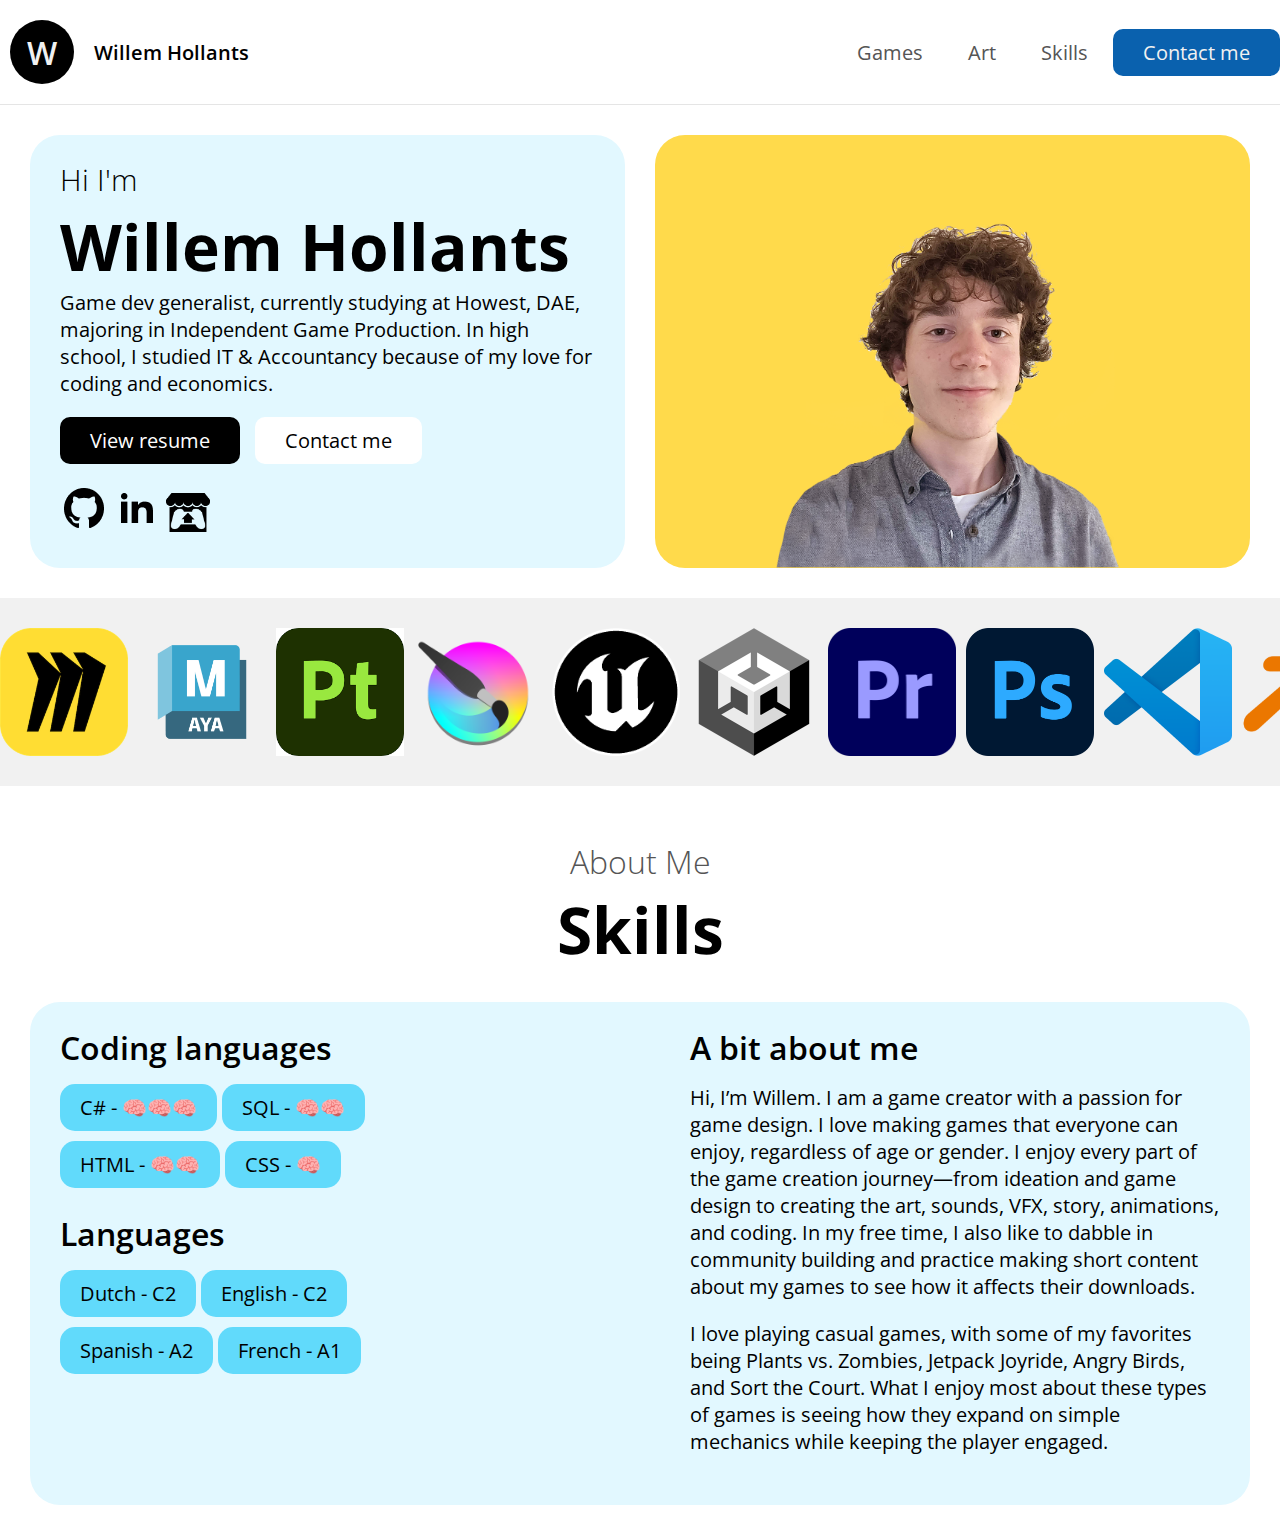
<file: index.html>
<!DOCTYPE html>
<html lang="en">
<head>
    <meta charset="UTF-8">
    <meta name="viewport" content="width=device-width, initial-scale=1.0">
    <title>Willem Hollants</title>
    <link rel="preconnect" href="https://fonts.googleapis.com">
<link rel="preconnect" href="https://fonts.gstatic.com" crossorigin>
<link href="https://fonts.googleapis.com/css2?family=Open+Sans:ital,wght@0,300..800;1,300..800&display=swap" rel="stylesheet">
    <link rel="stylesheet" href="./styles.css">
    <script src="./scripts.js"></script>
    <link rel="icon" type="image/png" href="./imgs/favicon.png">
</head>
<body>
    <header>
        <a href="index.html" class="logo-holder">
            <div class="logo">W</div>
            <div class="logo-text">Willem Hollants</div>
        </a>
        <nav>
            <ul id="menu">
                <li>
                    <a href="games.html">Games</a>
                </li>
                <li>
                    <a href="art.html">Art</a>
                </li>
                <li>
                    <a href="index.html">Skills</a>
                </li>
                <li>
                    <a href="mailto:willem.hollants@hotmail.com" class="button">Contact me</a>
                </li>
            </ul>
            <a href="#" class="mobile-toggle" onClick="toggleMobileMenu();">
                <svg class="w-6 h-6 text-gray-800 dark:text-white" aria-hidden="true" xmlns="http://www.w3.org/2000/svg" width="24" height="24" fill="none" viewBox="0 0 24 24">
                    <path stroke="currentColor" stroke-linecap="round" stroke-width="2" d="M5 7h14M5 12h14M5 17h10"/>
                  </svg>
                  
            </a>
        </nav>
        

    </header>
    <main>
        <section class="hero container">
            <div class="hero-blue">
                <div>
                    <h1>
                        <small> Hi I'm</small>
                        Willem Hollants
                    </h1>
                    <p>
                        Game dev generalist, currently studying at Howest, DAE, majoring in Independent Game Production. In high school, I studied IT & Accountancy because of my love for coding and economics.
                    </p>
                    <div class="call-to-action">
                        <a href="./Willem.Hollants-Resume.pdf" class="button black">
                            View resume
                        </a>
                        <a href="mailto:willem.hollants@hotmail.com" class="button white">
                            Contact me
                        </a>
                    </div>
                    <div class="social-links">
                        <a href="https://github.com/willemH1">
                            <img src="./imgs/github.png"
                             alt="Github" 
                             width="48"/>
                        </a>
                        <a href="https://www.linkedin.com/in/willem-hollants/">
                            <img src="./imgs/linkedin.png"
                             alt="Linkedin" 
                             width="48"/>
                        </a>
                        <a href="https://willemh.itch.io/">
                            <img src="./imgs/Itch.png"
                             alt="Itch" 
                             width="44"/>
                        </a>
                    </div>
                </div>
            </div>
            <div class="hero-yellow">
                <img src="./imgs/ProtiffielPic.png"
                 alt="Willem Hollants" width="66%" />
            </div>
        </section>
        <section class="logos container">
            <div class="marquee">
                <div class="track">
                    <img src="./imgs/Miro.png" alt="MIRO" width="128" />
                    <img src="./imgs/Maya.png" alt="MAYA" width="128" />
                    <img src="./imgs/Substance.png" alt="Substance" width="128" />
                    <img src="./imgs/Krita.png" alt="Krita" width="128" />
                    <img src="./imgs/UnrealEngine.png" alt="UnrealEngine" width="128" />
                    <img src="./imgs/Unity.png" alt="Unity" width="128" />
                    <img src="./imgs/Premier.png" alt="Premiere" width="128" />
                    <img src="./imgs/Photoshop.png" alt="Photoshop" width="128" />
                    <img src="./imgs/vscode.png" alt="vscode" width="128" />
                    <img src="./imgs/Blender.png" alt="Blender" width="140" />
                    <img src="./imgs/Miro.png" alt="MIRO" width="128" />
                    <img src="./imgs/Maya.png" alt="MAYA" width="128" />
                    <img src="./imgs/Substance.png" alt="Substance" width="128" />
                    <img src="./imgs/Krita.png" alt="Krita" width="128" />
                    <img src="./imgs/UnrealEngine.png" alt="UnrealEngine" width="128" />
                    <img src="./imgs/Unity.png" alt="Unity" width="128" />
                    <img src="./imgs/Premier.png" alt="Premiere" width="128" />
                    <img src="./imgs/Photoshop.png" alt="Photoshop" width="128" />
                    <img src="./imgs/vscode.png" alt="vscode" width="128" />
                    <img src="./imgs/Blender.png" alt="Blender" width="140" />
                </div>
            </div>
        </section>
        <section class="skills container">
            <h2>
                <small>About Me</small>
                Skills
            </h2>
            <div class="holder-blue">
                <div class = "left-column">
                    <h3>Coding languages</h3>
                    <ul>
                        <li>C# - 🧠🧠🧠</li>
                        <li>SQL - 🧠🧠</li>
                        <li>HTML - 🧠🧠</li>
                        <li>CSS - 🧠</li>
                    </ul>
                    <h3>Languages</h3>
                    <ul>
                        <li>Dutch - C2</li>
                        <li>English - C2</li>
                        <li>Spanish - A2</li>
                        <li>French - A1</li>
                    </ul>
                </div>
                <div class="right-column">
                    <h3>A bit about me</h3>
                    <p>
                        Hi, I’m Willem. I am a game creator with a passion for game design. I love making games that everyone can enjoy, regardless of age or gender. I enjoy every part of the game creation journey—from ideation and game design to creating the art, sounds, VFX, story, animations, and coding. In my free time, I also like to dabble in community building and practice making short content about my games to see how it affects their downloads.<p>
                            I love playing casual games, with some of my favorites being Plants vs. Zombies, Jetpack Joyride, Angry Birds, and Sort the Court. What I enjoy most about these types of games is seeing how they expand on simple mechanics while keeping the player engaged.

</p>
                </div>
            </div>            
        </section>
 
    </main>
</body>
</html>
</file>
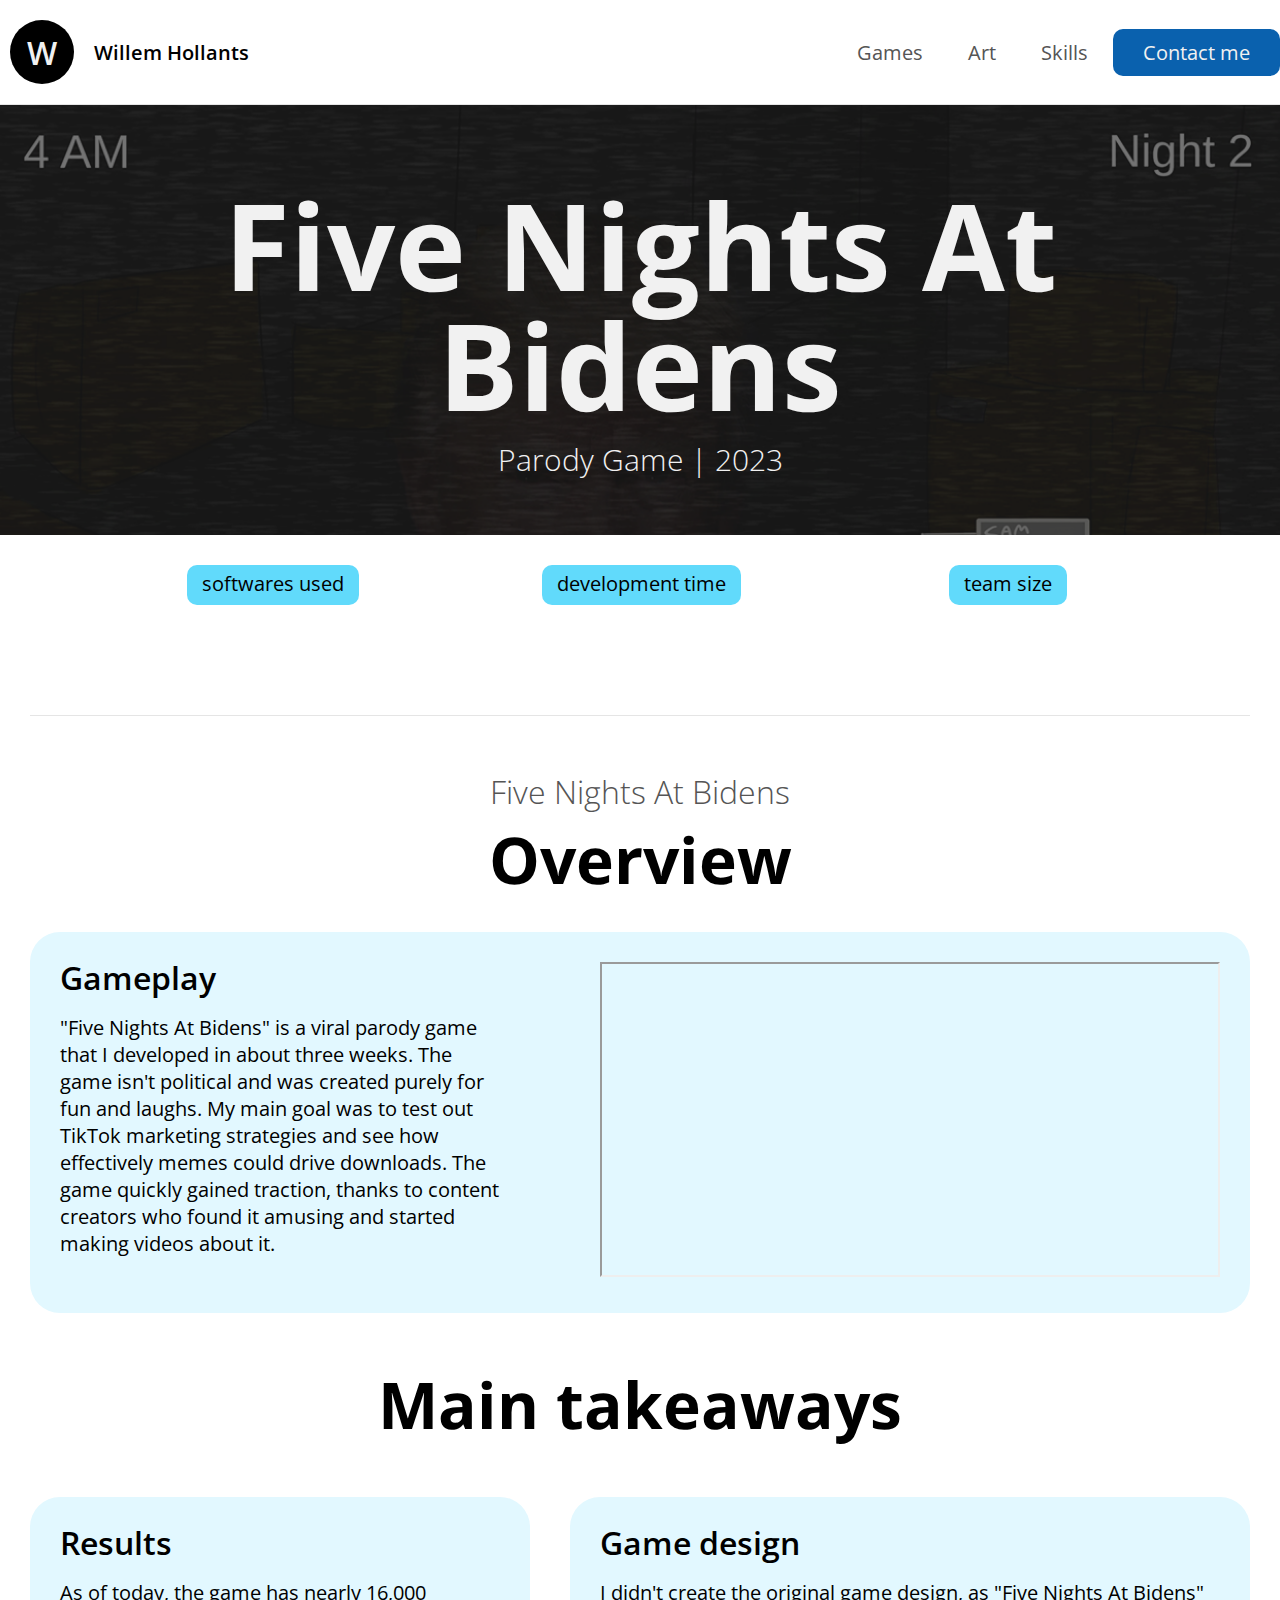
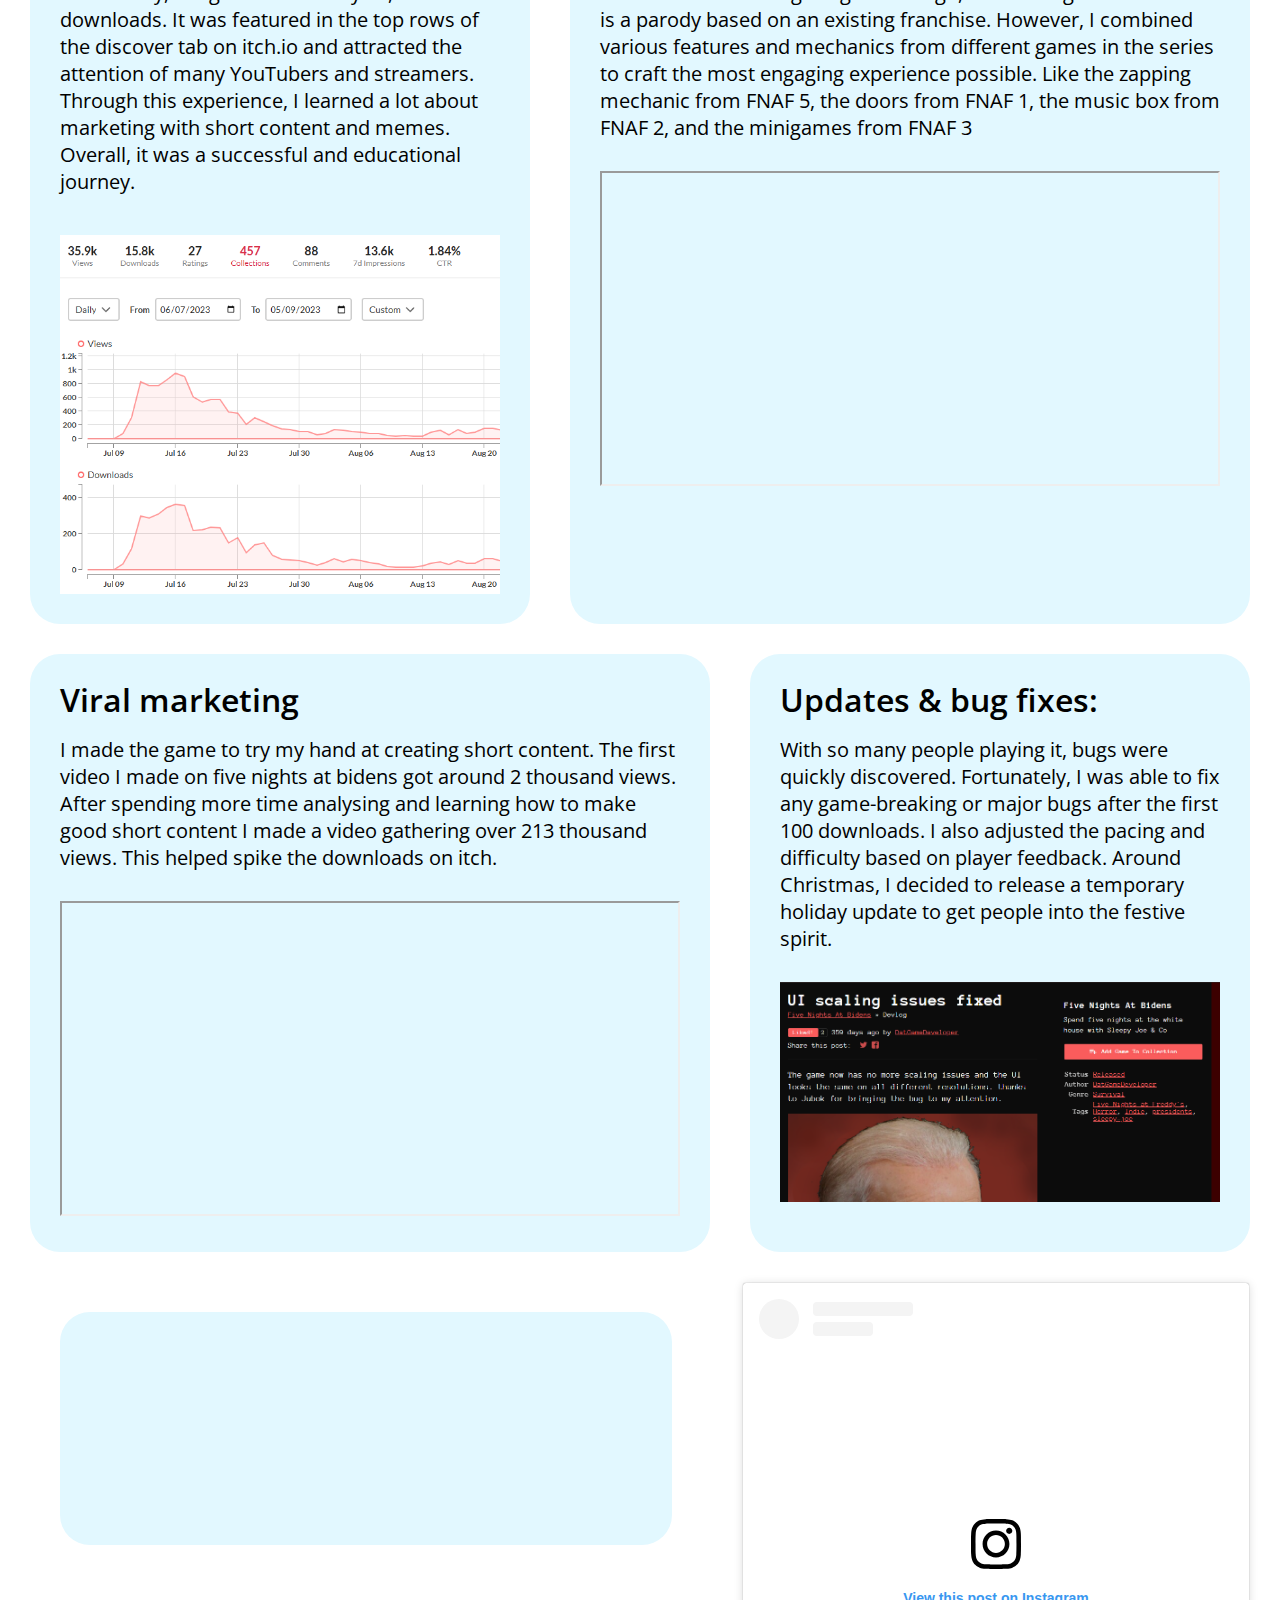
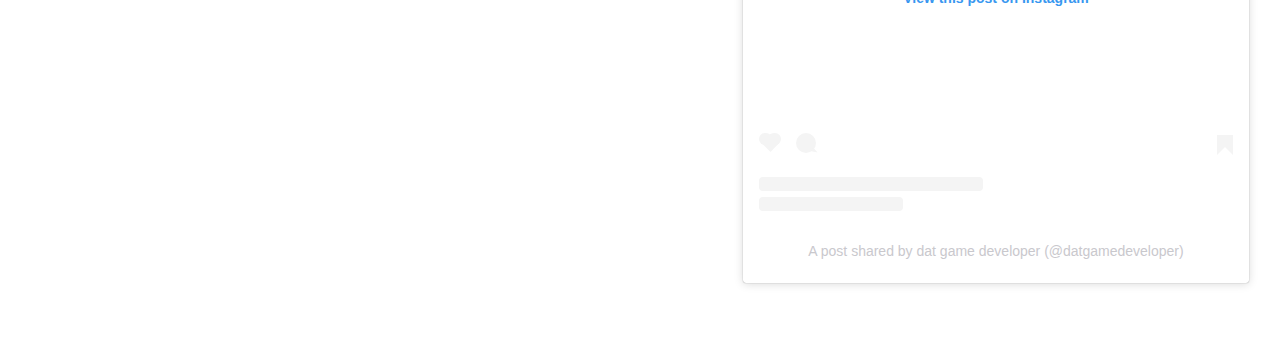
<file: FiveNightsAtBidens.html>
<!DOCTYPE html>
<html lang="en">
<head>
    <meta charset="UTF-8">
    <meta name="viewport" content="width=device-width, initial-scale=1.0">
    <title>Five Nights At Bidens</title>
    <link rel="preconnect" href="https://fonts.googleapis.com">
<link rel="preconnect" href="https://fonts.gstatic.com" crossorigin>
<link href="https://fonts.googleapis.com/css2?family=Open+Sans:ital,wght@0,300..800;1,300..800&display=swap" rel="stylesheet">
    <link rel="stylesheet" href="./styles.css">
    <script src="./scripts.js"></script>
    <link rel="icon" type="image/png" href="./imgs/favicon.png">
</head>
<body>
    <header>
        <a href="index.html" class="logo-holder">
            <div class="logo">W</div>
            <div class="logo-text">Willem Hollants</div>
        </a>
        <nav>
            <ul id="menu">
                <li>
                    <a href="games.html">Games</a>
                </li>
                <li>
                    <a href="art.html">Art</a>
                </li>
                <li>
                    <a href="index.html">Skills</a>
                </li>
                <li>
                    <a href="mailto:willem.hollants@hotmail.com" class="button">Contact me</a>
                </li>
            </ul>
            <a href="#" class="mobile-toggle" onClick="toggleMobileMenu();">
                <svg class="w-6 h-6 text-gray-800 dark:text-white" aria-hidden="true" xmlns="http://www.w3.org/2000/svg" width="24" height="24" fill="none" viewBox="0 0 24 24">
                    <path stroke="currentColor" stroke-linecap="round" stroke-width="2" d="M5 7h14M5 12h14M5 17h10"/>
                  </svg>
                  
            </a>
        </nav>
        

    </header>
    <main>
        <section >
            <div class="banner-area" style="background-image:  url(imgs/FiveNightsAtBidens/FnabBanner.png);">
                <h2>
                    Five Nights At Bidens
                    <small>Parody Game | 2023</small>
                </h2>
            </div>
        </section>
        <section class="game-page container">
            <div class="bottom-row">
                <div class="bottom-row-item">
                    <small>softwares used</small>
                    <div class="image-row">
                        <img src="imgs/Audacity_Logo.svg.png" width="60px" alt="Blender">
                        <img src="imgs/Unity.png" width="60px" alt="Unity">
                        <img src="imgs/vscode.png" width="60px" alt="vsCode">
                        <img src="imgs/Photoshop.png" width="60px" alt="PSD">
                        <img src="imgs/Premier.png" width="60px" alt="Premiere">

                    </div>
                </div>
                
                <div class="bottom-row-item">
                    <small>development time</small>
                    <div class="image-row">
                        
                        <p>3 weeks</p>
                    </div>
                </div>
               
                <div class="bottom-row-item">
                    <small>team size</small>
                    <div class="image-row">
                        <img src="imgs/Person.png" width="50px" alt="PSD">
                
                    </div>
                </div>
            </div>


            
        </section>
        <section class="skills container">
            <h2>
                <small>Five Nights At Bidens</small>
                Overview
            </h2>
            <div class="holder-blue">
                <div class = "left-column">
                    <h3>Gameplay</h3>
                    "Five Nights At Bidens" is a viral parody game that I developed in about three weeks. The game isn't political and was created purely for fun and laughs. My main goal was to test out TikTok marketing strategies and see how effectively memes could drive downloads. The game quickly gained traction, thanks to content creators who found it amusing and started making videos about it.     </p>
                </div>
                <div class="right-column">
                    <iframe width="620" height="315"
                    src="https://www.youtube.com/embed/BKfsFmi3nCE">
                    </iframe>
                </div>
            </div>            
        </section>
        <h2>
            Main takeaways
        </h2>

        <section class="Information container">
        <div class="left-column">
            <h3>Results</h3>
            <p>As of today, the game has nearly 16,000 downloads. It was featured in the top rows of the discover tab on itch.io and attracted the attention of many YouTubers and streamers. Through this experience, I learned a lot about marketing with short content and memes. Overall, it was a successful and educational journey. </p>
   <img src="imgs/FiveNightsAtBidens/Stats.PNG" width="100%" style="padding-top: 40px;" alt="WhenPigsFly">
        </div>
        <div class="right-column">
            <h3>Game design</h3>
            <p>I didn't create the original game design, as "Five Nights At Bidens" is a parody based on an existing franchise. However, I combined various features and mechanics from different games in the series to craft the most engaging experience possible. Like the zapping mechanic from FNAF 5, the doors from FNAF 1, the music box from FNAF 2, and the minigames from FNAF 3</p>
            <div style="padding-top: 30px;"><iframe width="620" height="315"
                src="https://www.youtube.com/embed/Y51hubloyLY">
                </iframe> </div>    </div>    
        </section>
        <section class="Information container">
            <div class="left-column">
                <h3>Viral marketing</h3>
                <p>I made the game to try my hand at creating short content. The first video I made on five nights at bidens got around 2 thousand views. After spending more time analysing and learning how to make good short content I made a video gathering over 213 thousand views. This helped spike the downloads on itch. </p>
              <div style="padding-top: 30px;"><iframe width="620" height="315"
                src="https://www.youtube.com/embed/WTkt4qR2GuQ">
                </iframe> </div>
                           </div>
            <div class="right-column">
                <h3>Updates & bug fixes:</h3>
                <p>With so many people playing it, bugs were quickly discovered. Fortunately, I was able to fix any game-breaking or major bugs after the first 100 downloads. I also adjusted the pacing and difficulty based on player feedback. Around Christmas, I decided to release a temporary holiday update to get people into the festive spirit.</p>
                 <img src="imgs/FiveNightsAtBidens/ScalingIssues.PNG" width="100%" style="padding-top: 30px;" alt="Scaling">
            </div>    
            </section>
     
            <section class="Information container" >
                <div class="left-column-promotion" >
                    <div class="Top">
                        <iframe frameborder="0" src="https://itch.io/embed/2159251" width="552" height="167"><a href="https://datgamedeveloper.itch.io/five-nights-at-bidens">Five Nights At Bidens by DatGameDeveloper</a></iframe>
                    </div>
                   
                </div>
<blockquote class="instagram-media" data-instgrm-permalink="https://www.instagram.com/reel/CuhIiFYgCAO/?utm_source=ig_embed&amp;utm_campaign=loading" data-instgrm-version="14" style=" background:#FFF; border:0; border-radius:3px; box-shadow:0 0 1px 0 rgba(0,0,0,0.5),0 1px 10px 0 rgba(0,0,0,0.15); margin: 1px; max-width:540px; min-width:326px; padding:0; width:99.375%; width:-webkit-calc(100% - 2px); width:calc(100% - 2px);"><div style="padding:16px;"> <a href="https://www.instagram.com/reel/CuhIiFYgCAO/?utm_source=ig_embed&amp;utm_campaign=loading" style=" background:#FFFFFF; line-height:0; padding:0 0; text-align:center; text-decoration:none; width:100%;" target="_blank"> <div style=" display: flex; flex-direction: row; align-items: center;"> <div style="background-color: #F4F4F4; border-radius: 50%; flex-grow: 0; height: 40px; margin-right: 14px; width: 40px;"></div> <div style="display: flex; flex-direction: column; flex-grow: 1; justify-content: center;"> <div style=" background-color: #F4F4F4; border-radius: 4px; flex-grow: 0; height: 14px; margin-bottom: 6px; width: 100px;"></div> <div style=" background-color: #F4F4F4; border-radius: 4px; flex-grow: 0; height: 14px; width: 60px;"></div></div></div><div style="padding: 19% 0;"></div> <div style="display:block; height:50px; margin:0 auto 12px; width:50px;"><svg width="50px" height="50px" viewBox="0 0 60 60" version="1.1" xmlns="https://www.w3.org/2000/svg" xmlns:xlink="https://www.w3.org/1999/xlink"><g stroke="none" stroke-width="1" fill="none" fill-rule="evenodd"><g transform="translate(-511.000000, -20.000000)" fill="#000000"><g><path d="M556.869,30.41 C554.814,30.41 553.148,32.076 553.148,34.131 C553.148,36.186 554.814,37.852 556.869,37.852 C558.924,37.852 560.59,36.186 560.59,34.131 C560.59,32.076 558.924,30.41 556.869,30.41 M541,60.657 C535.114,60.657 530.342,55.887 530.342,50 C530.342,44.114 535.114,39.342 541,39.342 C546.887,39.342 551.658,44.114 551.658,50 C551.658,55.887 546.887,60.657 541,60.657 M541,33.886 C532.1,33.886 524.886,41.1 524.886,50 C524.886,58.899 532.1,66.113 541,66.113 C549.9,66.113 557.115,58.899 557.115,50 C557.115,41.1 549.9,33.886 541,33.886 M565.378,62.101 C565.244,65.022 564.756,66.606 564.346,67.663 C563.803,69.06 563.154,70.057 562.106,71.106 C561.058,72.155 560.06,72.803 558.662,73.347 C557.607,73.757 556.021,74.244 553.102,74.378 C549.944,74.521 548.997,74.552 541,74.552 C533.003,74.552 532.056,74.521 528.898,74.378 C525.979,74.244 524.393,73.757 523.338,73.347 C521.94,72.803 520.942,72.155 519.894,71.106 C518.846,70.057 518.197,69.06 517.654,67.663 C517.244,66.606 516.755,65.022 516.623,62.101 C516.479,58.943 516.448,57.996 516.448,50 C516.448,42.003 516.479,41.056 516.623,37.899 C516.755,34.978 517.244,33.391 517.654,32.338 C518.197,30.938 518.846,29.942 519.894,28.894 C520.942,27.846 521.94,27.196 523.338,26.654 C524.393,26.244 525.979,25.756 528.898,25.623 C532.057,25.479 533.004,25.448 541,25.448 C548.997,25.448 549.943,25.479 553.102,25.623 C556.021,25.756 557.607,26.244 558.662,26.654 C560.06,27.196 561.058,27.846 562.106,28.894 C563.154,29.942 563.803,30.938 564.346,32.338 C564.756,33.391 565.244,34.978 565.378,37.899 C565.522,41.056 565.552,42.003 565.552,50 C565.552,57.996 565.522,58.943 565.378,62.101 M570.82,37.631 C570.674,34.438 570.167,32.258 569.425,30.349 C568.659,28.377 567.633,26.702 565.965,25.035 C564.297,23.368 562.623,22.342 560.652,21.575 C558.743,20.834 556.562,20.326 553.369,20.18 C550.169,20.033 549.148,20 541,20 C532.853,20 531.831,20.033 528.631,20.18 C525.438,20.326 523.257,20.834 521.349,21.575 C519.376,22.342 517.703,23.368 516.035,25.035 C514.368,26.702 513.342,28.377 512.574,30.349 C511.834,32.258 511.326,34.438 511.181,37.631 C511.035,40.831 511,41.851 511,50 C511,58.147 511.035,59.17 511.181,62.369 C511.326,65.562 511.834,67.743 512.574,69.651 C513.342,71.625 514.368,73.296 516.035,74.965 C517.703,76.634 519.376,77.658 521.349,78.425 C523.257,79.167 525.438,79.673 528.631,79.82 C531.831,79.965 532.853,80.001 541,80.001 C549.148,80.001 550.169,79.965 553.369,79.82 C556.562,79.673 558.743,79.167 560.652,78.425 C562.623,77.658 564.297,76.634 565.965,74.965 C567.633,73.296 568.659,71.625 569.425,69.651 C570.167,67.743 570.674,65.562 570.82,62.369 C570.966,59.17 571,58.147 571,50 C571,41.851 570.966,40.831 570.82,37.631"></path></g></g></g></svg></div><div style="padding-top: 8px;"> <div style=" color:#3897f0; font-family:Arial,sans-serif; font-size:14px; font-style:normal; font-weight:550; line-height:18px;">View this post on Instagram</div></div><div style="padding: 12.5% 0;"></div> <div style="display: flex; flex-direction: row; margin-bottom: 14px; align-items: center;"><div> <div style="background-color: #F4F4F4; border-radius: 50%; height: 12.5px; width: 12.5px; transform: translateX(0px) translateY(7px);"></div> <div style="background-color: #F4F4F4; height: 12.5px; transform: rotate(-45deg) translateX(3px) translateY(1px); width: 12.5px; flex-grow: 0; margin-right: 14px; margin-left: 2px;"></div> <div style="background-color: #F4F4F4; border-radius: 50%; height: 12.5px; width: 12.5px; transform: translateX(9px) translateY(-18px);"></div></div><div style="margin-left: 8px;"> <div style=" background-color: #F4F4F4; border-radius: 50%; flex-grow: 0; height: 20px; width: 20px;"></div> <div style=" width: 0; height: 0; border-top: 2px solid transparent; border-left: 6px solid #f4f4f4; border-bottom: 2px solid transparent; transform: translateX(16px) translateY(-4px) rotate(30deg)"></div></div><div style="margin-left: auto;"> <div style=" width: 0px; border-top: 8px solid #F4F4F4; border-right: 8px solid transparent; transform: translateY(16px);"></div> <div style=" background-color: #F4F4F4; flex-grow: 0; height: 12px; width: 16px; transform: translateY(-4px);"></div> <div style=" width: 0; height: 0; border-top: 8px solid #F4F4F4; border-left: 8px solid transparent; transform: translateY(-4px) translateX(8px);"></div></div></div> <div style="display: flex; flex-direction: column; flex-grow: 1; justify-content: center; margin-bottom: 24px;"> <div style=" background-color: #F4F4F4; border-radius: 4px; flex-grow: 0; height: 14px; margin-bottom: 6px; width: 224px;"></div> <div style=" background-color: #F4F4F4; border-radius: 4px; flex-grow: 0; height: 14px; width: 144px;"></div></div></a><p style=" color:#c9c8cd; font-family:Arial,sans-serif; font-size:14px; line-height:17px; margin-bottom:0; margin-top:8px; overflow:hidden; padding:8px 0 7px; text-align:center; text-overflow:ellipsis; white-space:nowrap;"><a href="https://www.instagram.com/reel/CuhIiFYgCAO/?utm_source=ig_embed&amp;utm_campaign=loading" style=" color:#c9c8cd; font-family:Arial,sans-serif; font-size:14px; font-style:normal; font-weight:normal; line-height:17px; text-decoration:none;" target="_blank">A post shared by dat game developer (@datgamedeveloper)</a></p></div></blockquote> <script async src="//www.instagram.com/embed.js"></script>            </section>
     
            <section class="Information container" >
              
    </main>
</body>
</html>
</file>
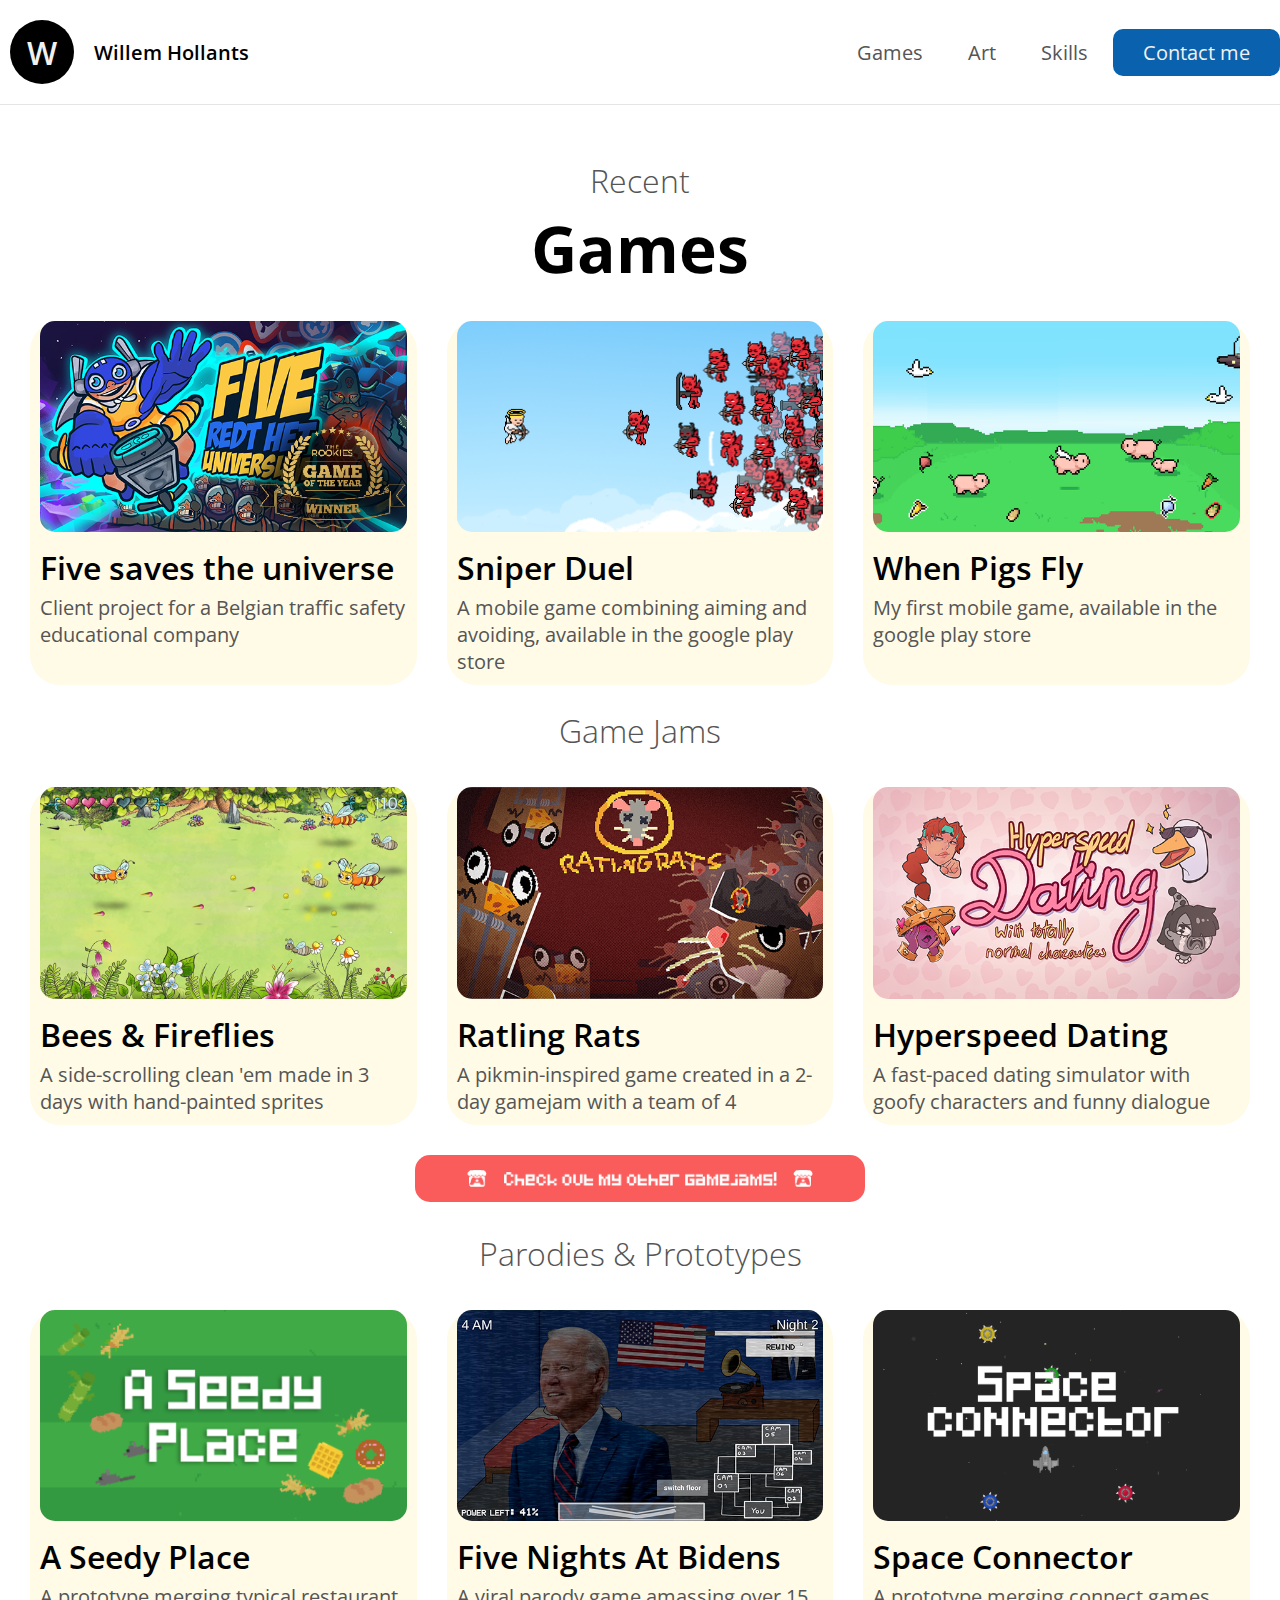
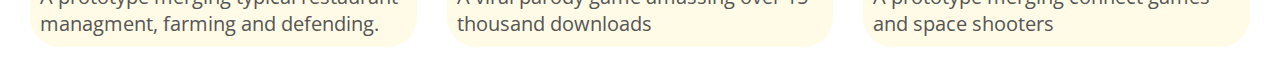
<file: games.html>
<!DOCTYPE html>
<html lang="en">
<head>
    <meta charset="UTF-8">
    <meta name="viewport" content="width=device-width, initial-scale=1.0">
    <title>Games</title>
    <link rel="preconnect" href="https://fonts.googleapis.com">
<link rel="preconnect" href="https://fonts.gstatic.com" crossorigin>
<link href="https://fonts.googleapis.com/css2?family=Open+Sans:ital,wght@0,300..800;1,300..800&display=swap" rel="stylesheet">
    <link rel="stylesheet" href="./styles.css">
    <script src="./scripts.js"></script>
    <link rel="icon" type="image/png" href="./imgs/favicon.png">
</head>
<body>
    <header>
        <a href="index.html" class="logo-holder">
            <div class="logo">W</div>
            <div class="logo-text">Willem Hollants</div>
        </a>
        <nav>
            <ul id="menu">
                <li>
                    <a href="games.html">Games</a>
                </li>
                <li>
                    <a href="art.html">Art</a>
                </li>
                <li>
                    <a href="index.html">Skills</a>
                </li>
                <li>
                    <a href="mailto:willem.hollants@hotmail.com" class="button">Contact me</a>
                </li>
            </ul>
            <a href="#" class="mobile-toggle" onClick="toggleMobileMenu();">
                <svg class="w-6 h-6 text-gray-800 dark:text-white" aria-hidden="true" xmlns="http://www.w3.org/2000/svg" width="24" height="24" fill="none" viewBox="0 0 24 24">
                    <path stroke="currentColor" stroke-linecap="round" stroke-width="2" d="M5 7h14M5 12h14M5 17h10"/>
                  </svg>
                  
            </a>
        </nav>
        

    </header>
    <main>

        <section class="work-experience container">
            <h2>
                <small>Recent</small>
                Games
            </h2>
            <div class="games">
                <article>
                <a href="FiveSavesTheUniverse.html"> 
                        <figure>
                        <div>
                            <img src="./imgs/FiveSavesTheUniverse/FiveSavesTheUniverse.png" alt="FiveSavesTheUniverse" width="100%"/> <figcaption>Client project - 2024</figcaption>
                        </div>
                    </figure>
                    <h3>Five saves the universe</h3>
                    <p>Client project for a Belgian traffic safety educational company</p>
                </a>
                   
                </article>
                <article>
                    <a href="SniperDuel.html"> 
                        <figure>
                        <div>
                            <img src="./imgs/SniperDuel.png" alt="Sniper Duel" width="100%"/> <figcaption>Mobile game - 2023</figcaption>
                        </div>
                    </figure>
                    <h3>Sniper Duel</h3>
                   
                    <p>A mobile game combining aiming and avoiding, available in the google play store</p>
                </a>
                </article>
                
                <article>
                    <a href="WhenPigsFly.html"> 
                        <figure>
                        <div>
                            <img src="./imgs/WhenPigsFly/WhenPigsFly.png" alt="WhenPigsFly" width="100%"/> <figcaption>Mobile game - 2023</figcaption>
                        </div>
                    </figure>
                    <h3>When Pigs Fly</h3>
                    
                    <p>My first mobile game, available in the google play store </p>
                </a>
                </article>
               
            </div>
            <h2>
                <small style="padding-bottom: 0%;">Game Jams</small>
            </h2>
            <div class="games">
                <article>
                <a href="Bees&Fireflies.html"> 
                        <figure>
                        <div>
                            <img src="./imgs/BeesAndFireflies/BeesAndFireflies.png" alt="BeesAndFireflies" width="100%"/> <figcaption>Game jam - 2022</figcaption>
                        </div>
                    </figure>
                    <h3>Bees & Fireflies</h3>
                    <p>A side-scrolling clean 'em made in 3 days with hand-painted sprites</p>
                </a>
                   
                </article>
                <article>
                    <a href="RatlingRats.html"> 
                          <figure>
                        <div>
                            <img src="./imgs/RatlingRats/RatlingRats.png" alt="RatlingRats" width="100%"/> <figcaption>Game jam - 2024</figcaption>
                        </div>
                    </figure>
                    <h3>Ratling Rats</h3>
                   
                    <p>A pikmin-inspired game created in a 2-day gamejam with a team of 4</p>
                </a>
                </article>
                <article>
                    <a href="HyperspeedDating.html"> 
                          <figure>
                        <div>
                            <img src="./imgs/HyperspeedDating/HyperspeedDating.png" alt="HyperspeedDating" width="100%"/> <figcaption>Game jam - 2024</figcaption>
                        </div>
                    </figure>
                    <h3>Hyperspeed Dating</h3>
                   
                    <p>A fast-paced dating simulator with goofy characters and funny dialogue</p>
                </a>
                </article>
                
          
                
            </div>
             <div class="centered-container">
                <a href="https://willemh.itch.io/">
                    <img style="border-radius: 15px; max-width: 450px;"  src="imgs/Other.png" alt="Clickable Image" class="centered-image">
                </a>
    </div>
            <h2>
                <small  style="padding-bottom: 0%; ">Parodies & Prototypes</small>
            </h2>
            <div class="games">
               
            
                
            </div>
            <div class="games">
                <article>
                <a href="ASeedyPlace.html"> 
                        <figure>
                        <div>
                            <img src="./imgs/ASeedyPlace/ASeedyPlace.PNG" alt="ASeedyPlace" width="100%"/> <figcaption>Prototype - 2023</figcaption>
                        </div>
                    </figure>
                    <h3>A Seedy Place</h3>
                    <p>A prototype merging typical restaurant managment, farming and defending.</p>
                </a>
                   
                </article>
                <article>
                    <a href="FiveNightsAtBidens.html"> 
                            <figure>
                            <div>
                                <img src="./imgs/FiveNightsAtBidens/FiveNightsAtBidens.png" alt="Skreeech" width="100%"/> <figcaption>Parody game - 2023</figcaption>
                            </div>
                        </figure>
                        <h3>Five Nights At Bidens</h3>
                        <p>A viral parody game amassing over 15 thousand downloads</p>
                    </a>
                       
                    </article>
                <article>
                    <a href="SpaceConnector.html"> 
                            <figure>
                            <div>
                                <img src="./imgs/SpaceConnector/SpaceConnector.PNG" alt="SpaceConnector" width="100%"/> <figcaption>Prototype - 2024</figcaption>
                            </div>
                        </figure>
                        <h3>Space Connector</h3>
                        <p>A prototype merging connect games and space shooters </p>
                    </a>
                       
                    </article>
            </div>
        </section>
        
    </main>
</body>
</html>
</file>
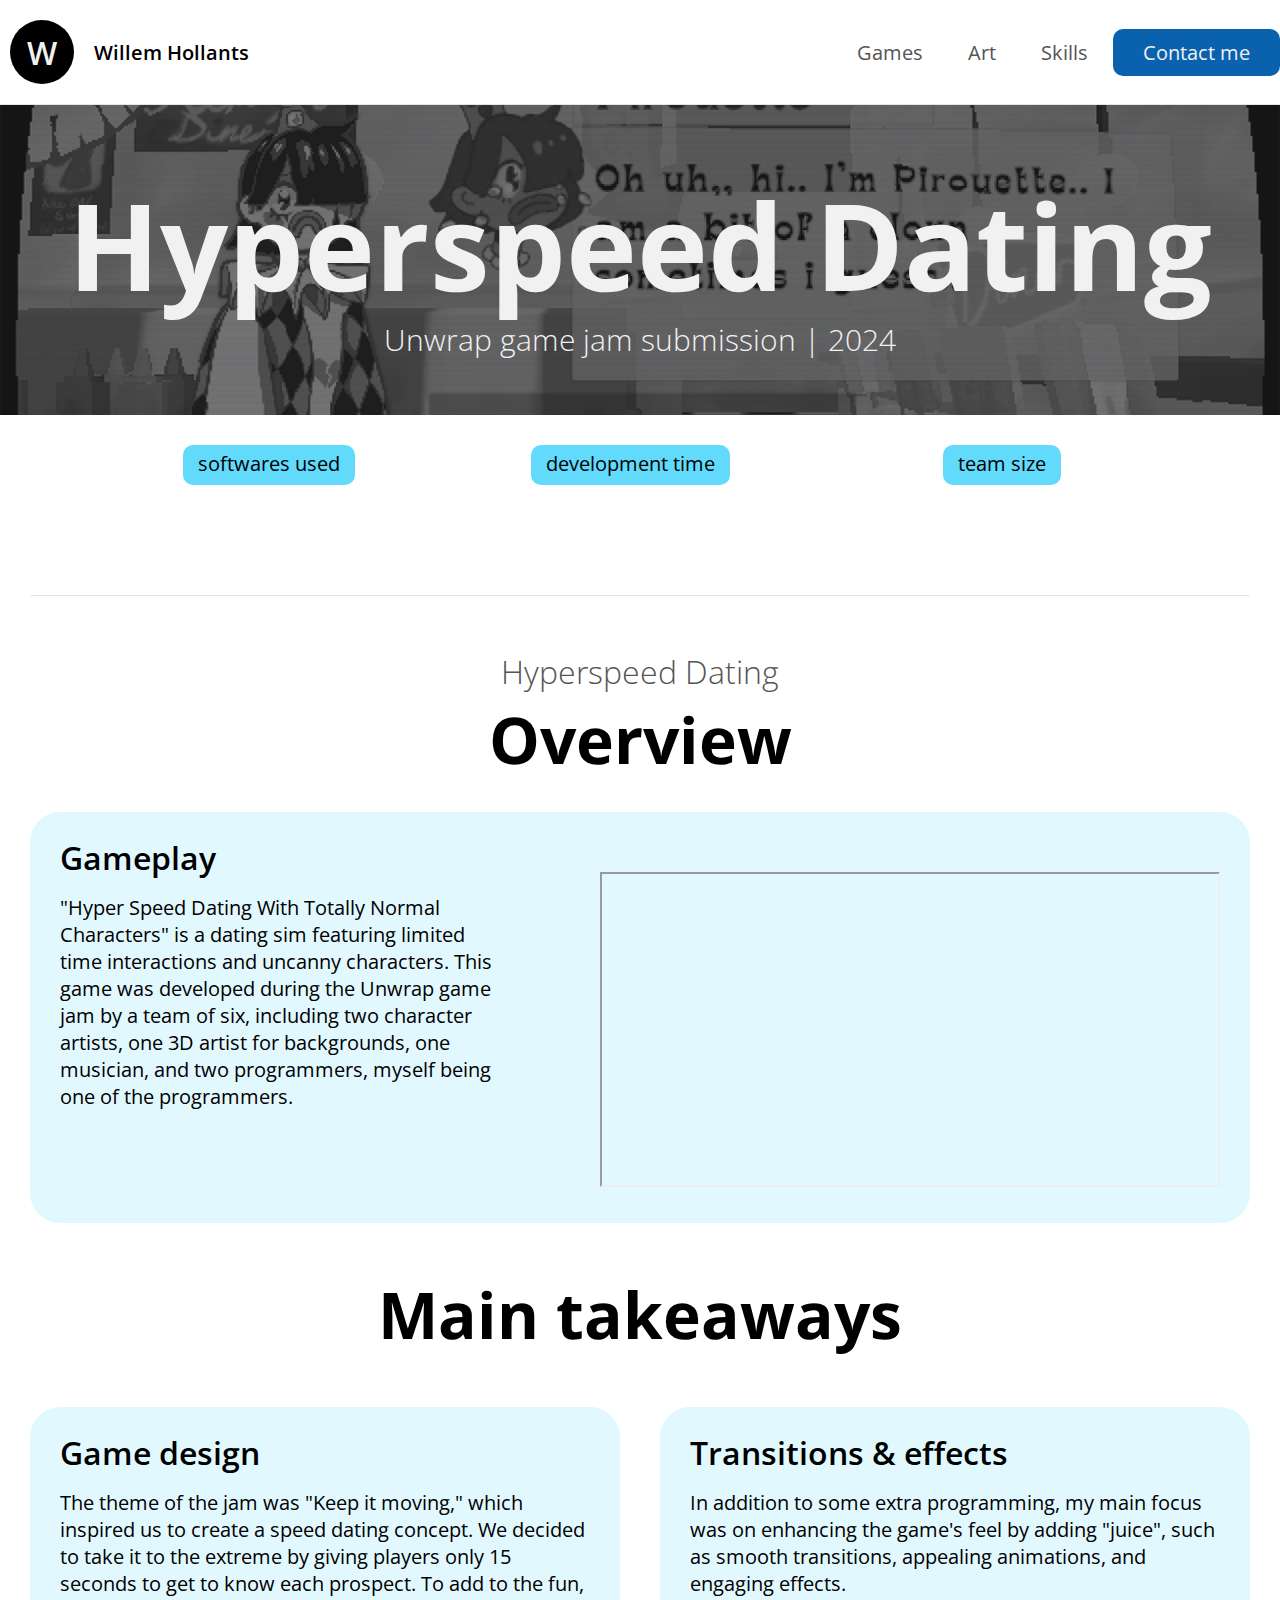
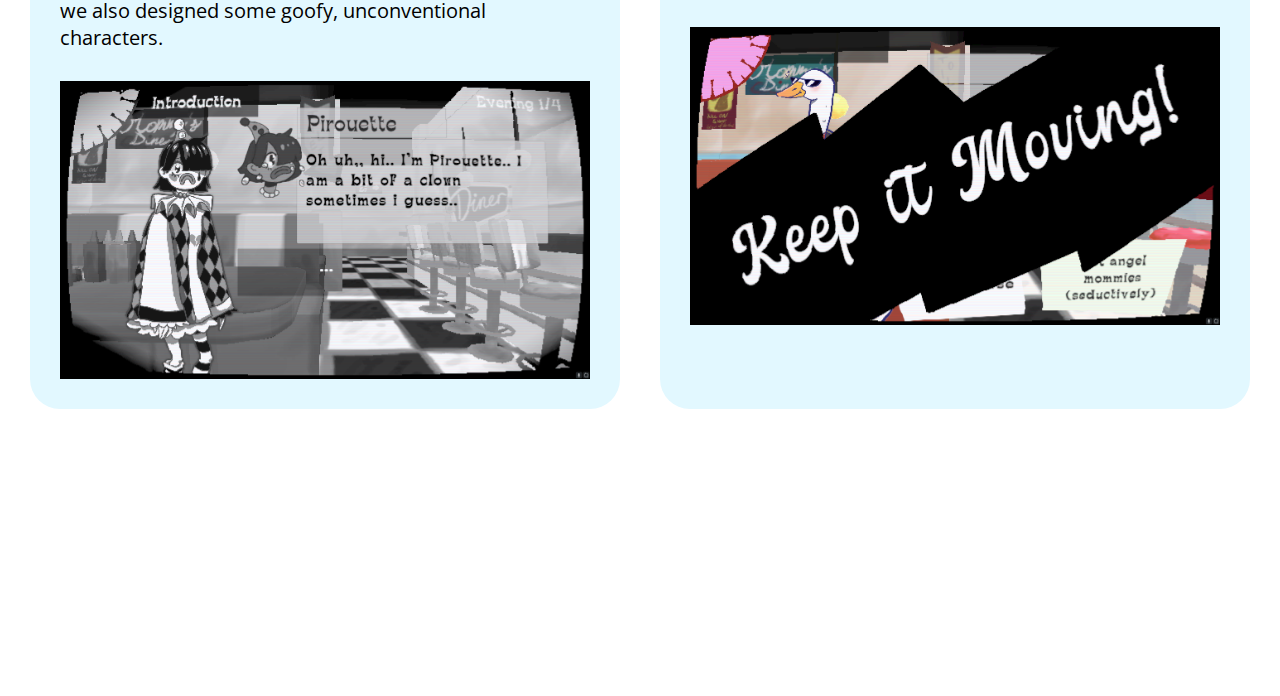
<file: HyperspeedDating.html>
<!DOCTYPE html>
<html lang="en">
<head>
    <meta charset="UTF-8">
    <meta name="viewport" content="width=device-width, initial-scale=1.0">
    <title>Hyperspeed Dating</title>
    <link rel="preconnect" href="https://fonts.googleapis.com">
<link rel="preconnect" href="https://fonts.gstatic.com" crossorigin>
<link href="https://fonts.googleapis.com/css2?family=Open+Sans:ital,wght@0,300..800;1,300..800&display=swap" rel="stylesheet">
    <link rel="stylesheet" href="./styles.css">
    <script src="./scripts.js"></script>
    <link rel="icon" type="image/png" href="./imgs/favicon.png">
</head>
<body>
    <header>
        <a href="index.html" class="logo-holder">
            <div class="logo">W</div>
            <div class="logo-text">Willem Hollants</div>
        </a>
        <nav>
            <ul id="menu">
                <li>
                    <a href="games.html">Games</a>
                </li>
                <li>
                    <a href="art.html">Art</a>
                </li>
                <li>
                    <a href="index.html">Skills</a>
                </li>
                <li>
                    <a href="mailto:willem.hollants@hotmail.com" class="button">Contact me</a>
                </li>
            </ul>
            <a href="#" class="mobile-toggle" onClick="toggleMobileMenu();">
                <svg class="w-6 h-6 text-gray-800 dark:text-white" aria-hidden="true" xmlns="http://www.w3.org/2000/svg" width="24" height="24" fill="none" viewBox="0 0 24 24">
                    <path stroke="currentColor" stroke-linecap="round" stroke-width="2" d="M5 7h14M5 12h14M5 17h10"/>
                  </svg>
                  
            </a>
        </nav>
        

    </header>
    <main>
        <section >
            <div class="banner-area" style="background-image:  url(imgs/HyperspeedDating/HyperSpeedDatingBanner.png);">
                <h2>
                    Hyperspeed Dating
                    <small>Unwrap game jam submission | 2024</small>
                </h2>
            </div>
        </section>
        <section class="game-page container">
            <div class="bottom-row">
                <div class="bottom-row-item">
                    <small>softwares used</small>
                    <div class="image-row">
                        <img src="imgs/Audacity_Logo.svg.png" width="60px" alt="Blender">
                        <img src="imgs/Unity.png" width="60px" alt="Unity">
                        <img src="imgs/vscode.png" width="60px" alt="vsCode">
                        <img src="imgs/Photoshop.png" width="60px" alt="PSD">

                    </div>
                </div>
                
                <div class="bottom-row-item">
                    <small>development time</small>
                    <div class="image-row">
                        
                        <p>3 days</p>
                    </div>
                </div>
               
                <div class="bottom-row-item">
                    <small>team size</small>
                    <div class="image-row">
                        <img src="imgs/Person.png" width="50px" alt="PSD">
                        <img src="imgs/Person.png" width="50px" alt="PSD">
                        <img src="imgs/Person.png" width="50px" alt="PSD">
                        <img src="imgs/Person.png" width="50px" alt="PSD">
                        <img src="imgs/Person.png" width="50px" alt="PSD">
                        <img src="imgs/Person.png" width="50px" alt="PSD">
                
                    </div>
                </div>
            </div>


            
        </section>
        <section class="skills container">
            <h2>
                <small>Hyperspeed Dating</small>
                Overview
            </h2>
            <div class="holder-blue">
                <div class = "left-column">
                    <h3>Gameplay</h3>
                    <p>
                        "Hyper Speed Dating With Totally Normal Characters" is a dating sim featuring limited time interactions and uncanny characters. This game was developed during the Unwrap game jam by a team of six, including two character artists, one 3D artist for backgrounds, one musician, and two programmers, myself being one of the programmers.
                        </p>
                </div>
                <div class="right-column">
                    <div style="padding-top: 30px;"><iframe width="620" height="315"
                        src="https://www.youtube.com/embed/ej4o-Ift1Vs">
                        </iframe> </div> 
                </div>
            </div>            
        </section>
        <h2>
            Main takeaways
        </h2>

        <section class="Information container">
        <div class="left-column">
            <h3>Game design</h3>
           <p>
            The theme of the jam was "Keep it moving," which inspired us to create a speed dating concept. We decided to take it to the extreme by giving players only 15 seconds to get to know each prospect. To add to the fun, we also designed some goofy, unconventional characters.
           </p>
<img src="imgs/HyperspeedDating/Piroutette3.png" style="width: 100%; padding-top: 30px;" alt="Piroutette">


        </div>
        <div class="right-column">
            <h3>Transitions & effects</h3>
            <p>
                In addition to some extra programming, my main focus was on enhancing the game's feel by adding "juice", such as smooth transitions, appealing animations, and engaging effects.
                </p>
                <img src="imgs/HyperspeedDating/KeepItMoving.png" style="width: 100%; padding-top: 30px;" alt="Piroutette">

        </div>    
        </section>
        
     
            <section class="Information container" >
                <div style="
                flex:1;
                border-radius:30px;
                padding:30px;
                    flex:1;
                display: flex;
                flex-direction: column;">
<iframe frameborder="0" style="align-self: center;" src="https://itch.io/embed/2529304" width="552" height="167"><a href="https://monkey-niples.itch.io/hyper-speed-dating">Hyper Speed Dating by Monkey Nipples, RotundRodent, Lou Bergs, Warre Adriaensen, WillemH, cazndra</a></iframe>                
                </div>
    </main>
</body>
</html>
</file>
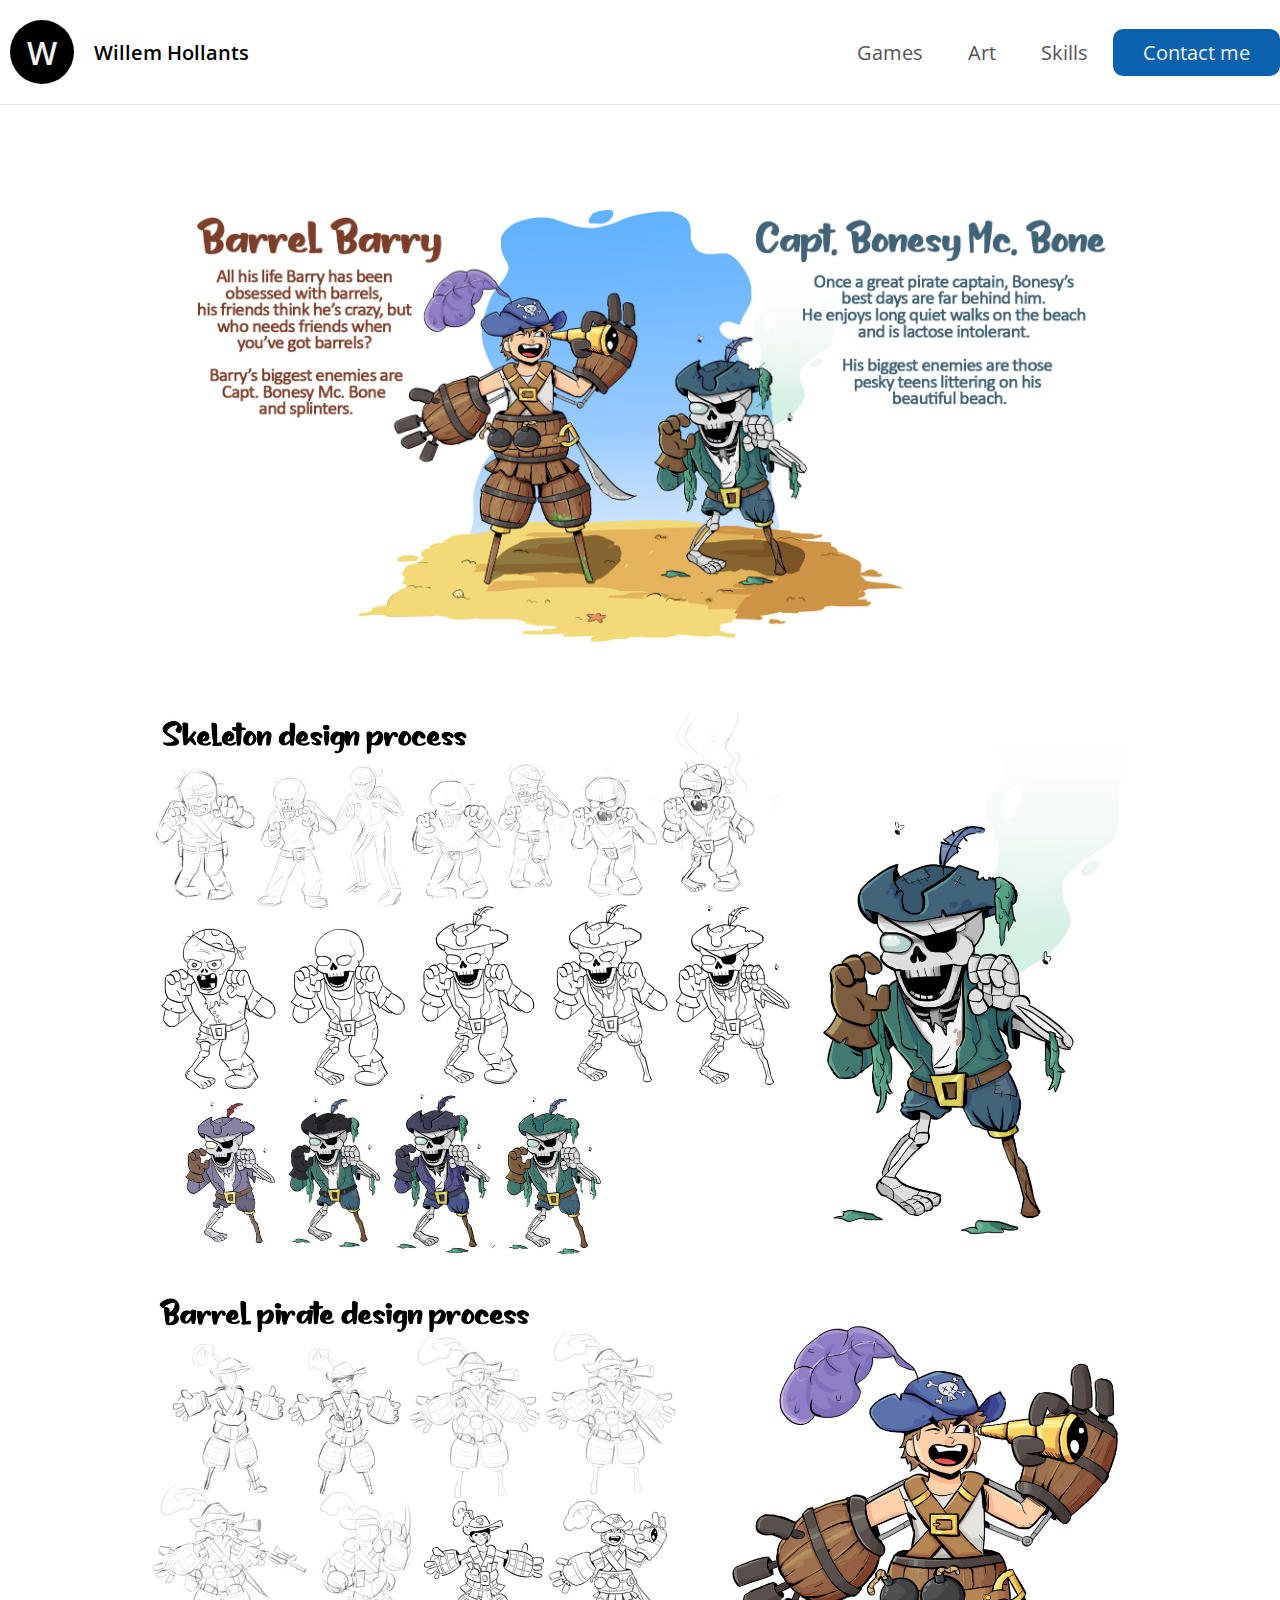
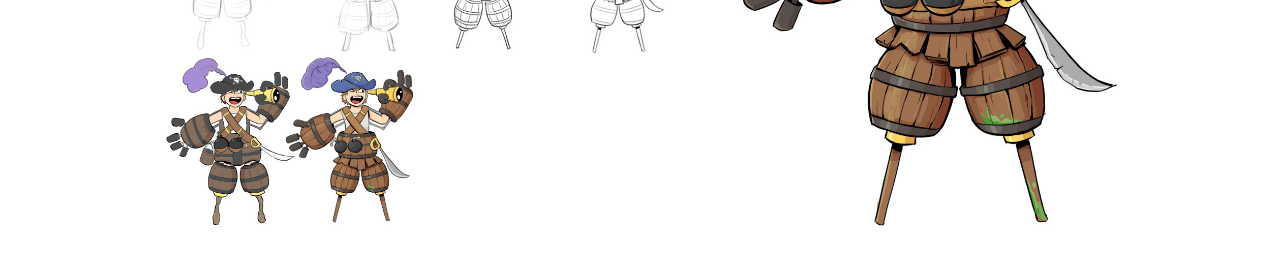
<file: PirateCharacters.html>
<!DOCTYPE html>
<html lang="en">
<head>
    <meta charset="UTF-8">
    <meta name="viewport" content="width=device-width, initial-scale=1.0">
    <title>Pirate Characters</title>
    <link rel="preconnect" href="https://fonts.googleapis.com">
<link rel="preconnect" href="https://fonts.gstatic.com" crossorigin>
<link href="https://fonts.googleapis.com/css2?family=Open+Sans:ital,wght@0,300..800;1,300..800&display=swap" rel="stylesheet">
    <link rel="stylesheet" href="./styles.css">
    <script src="./scripts.js"></script>
    <link rel="icon" type="image/png" href="./imgs/favicon.png">
</head>
<body>
    <header>
        <a href="index.html" class="logo-holder">
            <div class="logo">W</div>
            <div class="logo-text">Willem Hollants</div>
        </a>
        <nav>
            <ul id="menu">
                <li>
                    <a href="games.html">Games</a>
                </li>
                <li>
                    <a href="art.html">Art</a>
                </li>
                <li>
                    <a href="index.html">Skills</a>
                </li>
                <li>
                    <a href="mailto:willem.hollants@hotmail.com" class="button">Contact me</a>
                </li>
            </ul>
            <a href="#" class="mobile-toggle" onClick="toggleMobileMenu();">
                <svg class="w-6 h-6 text-gray-800 dark:text-white" aria-hidden="true" xmlns="http://www.w3.org/2000/svg" width="24" height="24" fill="none" viewBox="0 0 24 24">
                    <path stroke="currentColor" stroke-linecap="round" stroke-width="2" d="M5 7h14M5 12h14M5 17h10"/>
                  </svg>
                  
            </a>
        </nav>
        

    </header>
    <main>
        
            
        <section class="work-experience container">
            <div class="centered-container">
                <img src="imgs/PirateCharacters/06.Story.jpg" style="width: 80%;" alt="">
            </div>
            <div class="centered-container">
                <img src="imgs/PirateCharacters/03.DesignProcess_01.jpg" style="width: 80%;" alt="">
            </div>
            <div class="centered-container">
                <img src="imgs/PirateCharacters/03.DesignProcess_02.jpg" style="width: 80%;" alt="">
            </div>      
        
        
        </section>
     
           
    </main>
</body>
</html>
</file>
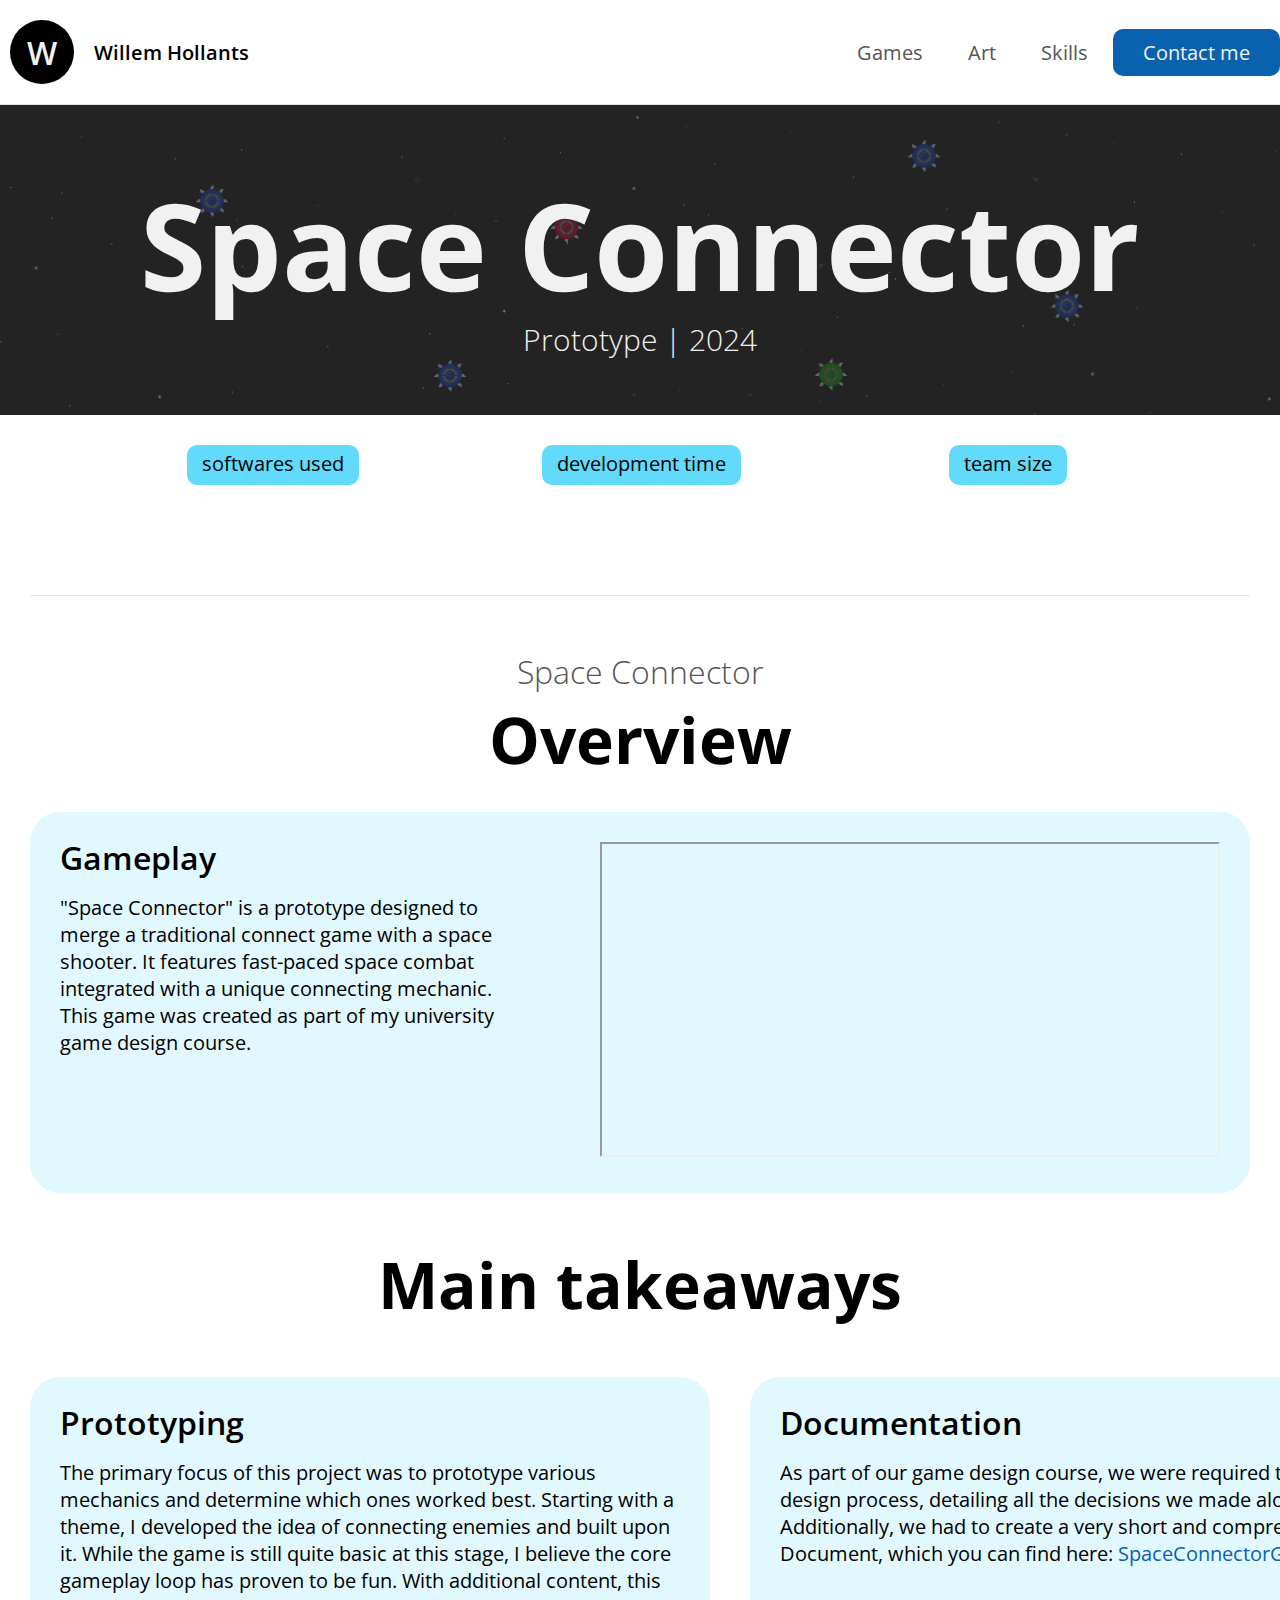
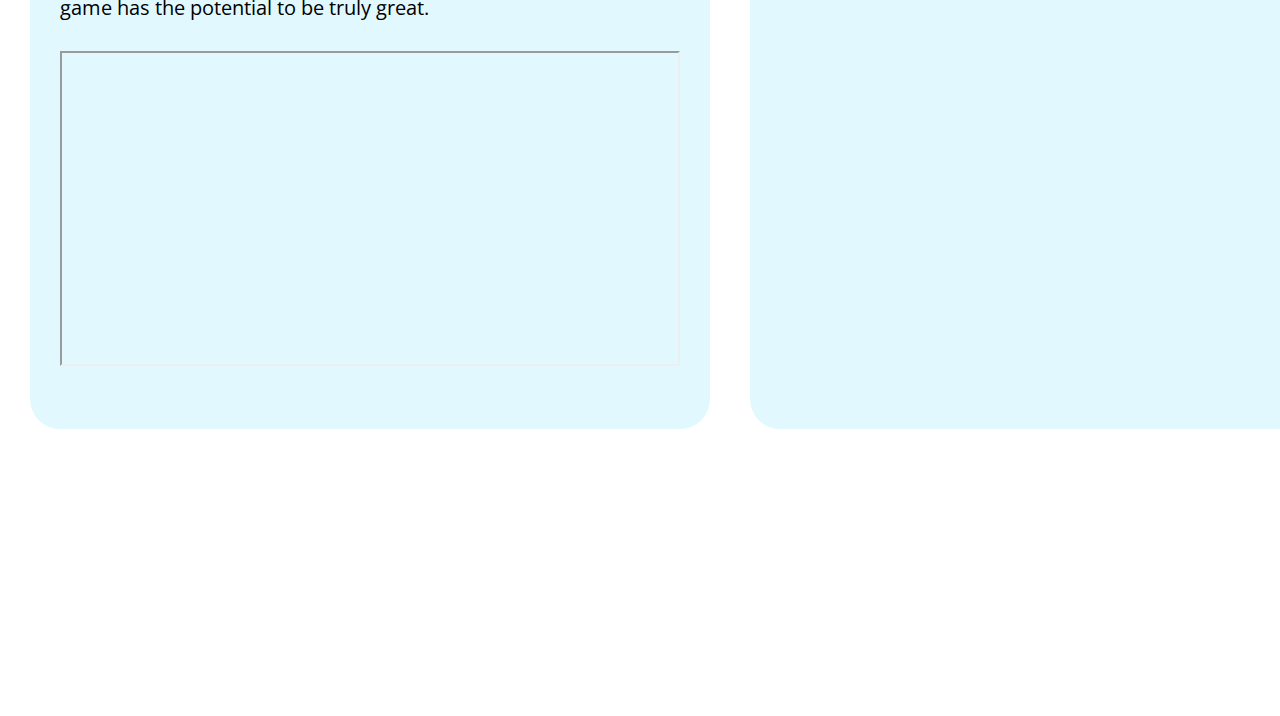
<file: SpaceConnector.html>
<!DOCTYPE html>
<html lang="en">
<head>
    <meta charset="UTF-8">
    <meta name="viewport" content="width=device-width, initial-scale=1.0">
    <title>Space Connector</title>
    <link rel="preconnect" href="https://fonts.googleapis.com">
<link rel="preconnect" href="https://fonts.gstatic.com" crossorigin>
<link href="https://fonts.googleapis.com/css2?family=Open+Sans:ital,wght@0,300..800;1,300..800&display=swap" rel="stylesheet">
    <link rel="stylesheet" href="./styles.css">
    <script src="./scripts.js"></script>
    <link rel="icon" type="image/png" href="./imgs/favicon.png">
</head>
<body>
    <header>
        <a href="index.html" class="logo-holder">
            <div class="logo">W</div>
            <div class="logo-text">Willem Hollants</div>
        </a>
        <nav>
            <ul id="menu">
                <li>
                    <a href="games.html">Games</a>
                </li>
                <li>
                    <a href="art.html">Art</a>
                </li>
                <li>
                    <a href="index.html">Skills</a>
                </li>
                <li>
                    <a href="mailto:willem.hollants@hotmail.com" class="button">Contact me</a>
                </li>
            </ul>
            <a href="#" class="mobile-toggle" onClick="toggleMobileMenu();">
                <svg class="w-6 h-6 text-gray-800 dark:text-white" aria-hidden="true" xmlns="http://www.w3.org/2000/svg" width="24" height="24" fill="none" viewBox="0 0 24 24">
                    <path stroke="currentColor" stroke-linecap="round" stroke-width="2" d="M5 7h14M5 12h14M5 17h10"/>
                  </svg>
                  
            </a>
        </nav>
        

    </header>
    <main>
        <section >
            <div class="banner-area" style="background-image:  url(imgs/SpaceConnector/BannerSpace.png);">
                <h2>
                    Space Connector
                    <small>Prototype | 2024</small>
                </h2>
            </div>
        </section>
        <section class="game-page container">
            <div class="bottom-row">
                <div class="bottom-row-item">
                    <small>softwares used</small>
                    <div class="image-row">
                        <img src="imgs/Audacity_Logo.svg.png" width="60px" alt="Blender">
                        <img src="imgs/Unity.png" width="60px" alt="Unity">
                        <img src="imgs/vscode.png" width="60px" alt="vsCode">
                        <img src="imgs/Photoshop.png" width="60px" alt="Photoshop">
                        <img src="imgs/Miro.png" width="60px" alt="Miro">

                    </div>
                </div>
                
                <div class="bottom-row-item">
                    <small>development time</small>
                    <div class="image-row">
                        
                        <p>3 weeks</p>
                    </div>
                </div>
               
                <div class="bottom-row-item">
                    <small>team size</small>
                    <div class="image-row">
                        <img src="imgs/Person.png" width="50px" alt="PSD">
                
                    </div>
                </div>
            </div>


            
        </section>
        <section class="skills container">
            <h2>
                <small>Space Connector</small>
                Overview
            </h2>
            <div class="holder-blue">
                <div class = "left-column">
                    <h3>Gameplay</h3>
                    <p>"Space Connector" is a prototype designed to merge a traditional connect game with a space shooter. It features fast-paced space combat integrated with a unique connecting mechanic. This game was created as part of my university game design course.

                        </p>
                </div>
                <div class="right-column">
                    <iframe width="620" height="315"
                    src="https://www.youtube.com/embed/ZX7n37f3pZg">
                    </iframe>
                </div>
            </div>            
        </section>
        <h2>
            Main takeaways
        </h2>

        <section class="Information container">
        <div class="left-column">
            <h3>Prototyping</h3>
           <p>
            The primary focus of this project was to prototype various mechanics and determine which ones worked best. Starting with a theme, I developed the idea of connecting enemies and built upon it. While the game is still quite basic at this stage, I believe the core gameplay loop has proven to be fun. With additional content, this game has the potential to be truly great.           </p>
           <div style="padding-top: 30px;">
            <iframe width="620" height="315"
            src="https://www.youtube.com/embed/j28LRHn56JM">
            </iframe>
           </div>

        </div>
        <div class="right-column">
            <h3>Documentation</h3>
            <p>
                As part of our game design course, we were required to thoroughly document our design process, detailing all the decisions we made along the way in Miro. Additionally, we had to create a very short and comprehensive Game Design Document, which you can find here: <a href="GameDesignDocument.pdf">SpaceConnectorGDD</a>.
                </p>
                <iframe width="768" height="432" src="https://miro.com/app/embed/uXjVNXB4XNM=/?pres=1&frameId=3458764594026198278&embedId=417345196586" frameborder="0" scrolling="yes" allow="fullscreen" allowfullscreen></iframe>
        </div>    
        </section>
        
     
            <section class="Information container" >
                <div style="
                flex:1;
                border-radius:30px;
                padding:30px;
                    flex:1;
                display: flex;
                flex-direction: column;">
<iframe frameborder="0" style="align-self: center;" src="https://itch.io/embed/2749710" width="552" height="167"><a href="https://willemh.itch.io/space-connector">Space connector by WillemH</a></iframe>                
                </div>
    </main>
</body>
</html>
</file>
<file: styles.css>
*, *::before, *::after{
    box-sizing: border-box;
    margin:0;
    padding:0;
}

:root{
    --base: #555;
    --base-100: #f1f1f1;
    --base-400: #555;
    --base-800: #000;
    --yellow: #ffda4b;
    --yellow-100: #fffbe6;
    --yellow-400: #ffda4b;
    --yellow-800: #8b6f00;
    --blue: #0a61ae;
    --blue-100: #e2f8ff;
    --blue-400: #61dafb;
    --blue-800: #0a61ae;
}

body{
    font-family: "Open Sans", sans-serif;
  font-optical-sizing: auto;
  font-style: normal;
  font-size: 20px;
}
a{
    text-decoration: none;
    color:var(--blue);
    &:hover{
        text-decoration: underline;
    }
}
header{
    padding-top:10px;
    padding-bottom:10px;
    display:flex;
    justify-content:space-between;
    max-width:1440px;
    margin:auto;
    border-bottom:1px solid rgba(0,0,0,0.1);
    .logo-holder{
        display:flex;
        padding:10px;
        align-items: center;
        font-weight: 600;
        color: var(--base-800);
        .logo{
            display:flex;
            align-items: center;
            justify-content: center;
            font-size:32px;
            background-color: var(--base-800);
            color: var(--base-100);
            height:64px;
            width:64px;
            margin-right:20px;
            border-radius:50%;
        }
        .logo-text{
            flex:1;
        }
    }
    nav{
        display:flex;
        align-items: center;
        ul{
            display:flex;
            list-style-type: none;
            gap:5px;
            li{
                display:inline-block;
                a{
                    display:inline-block;
                    padding:10px 20px;
                    color:var(--base);
                    &:hover{
                        background: var(--base-100);
                        border-radius: 10px;
                        text-decoration: none;
                    }
                }
            }
        }
        .mobile-toggle{
            display:none; 
            color:var(--base-800);
            padding:10px;
            @media (max-width: 768px){
                display:inline-block;
                position: absolute;
                top:20px;
                right:20px;
            }
        }
    }

    @media (max-width: 1024px){
        flex-direction:column;
        align-items: center;
    }
    @media (max-width: 768px){
        flex-direction:column;
        align-items:center;
        nav{
            margin-top:10px;
            width:100%;
            ul{
                display:none;
                flex-direction: column;
                text-align: center;
                width: 100%;
                a{
                    width: 100%;
                }
                &.active{
                    display:flex;
                }
            }
        }
    }
}

.container{
    max-width: 1440px;
    margin:auto;
    gap:30px;
    margin-top: 30px;
    margin-bottom: 30px;

    @media(max-width:1440px){
        padding-left: 30px;
        padding-right: 30px;
    }
}

.button{
    display:inline-block;
    padding: 10px 30px;
    background-color: var(--blue);
    color:var(--base-100);
    border-radius: 10px;
    transition: ease 0.3s all;
    &:hover{
        text-decoration: none;
        background-color: var(--base-800);
    }
    &.white{
        background-color: white;
        color: var(--base-800);
        &:hover{
            background-color:var(--base-100);
            color:var(--blue);
        }
    }
    &.black{
        background-color: black;
        color: white;
        &:hover{
            background-color: var(--base);
            color:var(--base-100);
        }
    }
}
h1{
    font-size:64px;
    line-height: 1;
    margin-bottom: 10px;
    small{
        display:block;
        font-weight: 100;
    }
    @media (max-width: 1024px){
        font-size: 48px;
    }
}

.hero{
    display:flex;
    @media(max-width:1024px){
        flex-direction: column;
    }
    margin-top: 30px;
    .hero-blue{
        flex:1;
        background-color: var(--blue-100);
        border-radius:30px;
        padding:30px;
        display: flex;
        flex-direction: column;
        justify-content: center;
        .call-to-action{
            margin-top:20px;
            margin-bottom: 10px;
            a{
                margin-right: 10px;
                margin-bottom: 10px;
            }
        }
        .social-links{
            a{
                &:hover{
                    text-decoration: none;
                }
            }
        }
    }
    .hero-yellow{
        flex:1;
        background-color: var(--yellow);
        border-radius: 30px;
        padding:0px 30px;
        display: flex;
        justify-content: center;
        align-items: flex-end;
        img{
            margin-top: -30px;
            max-width: 450px;
        }
    }
}
.logos{
    background-color: var(--base-100);
    border-radius: 30px;
    padding: 30px 0px;
    @media (max-width: 1440px){
        border-radius: 0px;
    }
    .marquee{
        width:100vw;
        max-width: 100%;
        height:128px;
        overflow: hidden;
        position: relative;
        .track{
            position: absolute;
            white-space: nowrap;
            will-change:transform;
            animation:marquee 40s linear infinite;
            display: flex;
            gap:10px;
        }
    }
}
@keyframes marquee{
    0%{
        transform: translateX(0);
    }
    100%{
        transform: translateX(-50%);
    }
}
h2{
    font-size: 64px;
    line-height: 1;
    margin-bottom: 10px;
    text-align: center;
    color: var(--base-800);
    padding: 30px;
    small{
        display: block;
        font-weight: 100;
        font-size: 0.5em;
        color:var(--base);
    }
    @media(max-width: 1024px){
        font-size: 48px;
    }
}
h3{
    font-size: 32px;
    font-weight: 600;
    line-height: 1;
    margin-bottom: 20px;
    color: var(--base-800);
}

.skills{
    .holder-blue{
        background-color: var(--blue-100);
        border-radius: 30px;
        padding: 30px;
        display: flex;
        @media(max-width:1024px){
            flex-direction: column;
        }
        .left-column{
        flex:1;
        padding-right: 100px;
        ul{
            list-style-type: none;
            gap: 10px;
        padding-right: 100px;
        margin-bottom: 20px;
            li{
                display: inline-block;
                background-color: var(--blue-400);
                padding: 10px 20px;
                border-radius: 15px;
                margin-bottom: 10px;
            }
        }
        }
        .right-column{
        
            flex:1;
            p{
                margin-bottom: 20px;
            }
            @media(max-width:1024px){
                padding-top: 30px;
            }
        }
    }
}

.work-experience{
    .games{
        display:flex;
        gap:30px;
        margin-top: 0px;
        margin-bottom: 0px;
        @media (max-width:1024px) {
            flex-direction: column;
        }
        article{
            background-color: var(--yellow-100);
            padding: 10px;
            border-radius: 30px;
            flex:1;
            padding-top: 0;
            padding-bottom: 0;

            a{
                color: var(--base-400);
                &:hover{
                    text-decoration: none;
                }
            }
           
            h3{
                margin-top: 20px;
                margin-bottom: 10px;
            }
            div{
                font-weight: 600;
                margin-bottom: 5px;
                color: var(--base-800);

            }
            p{
                margin-bottom: 10px;
            }
            figure{
                width:100%;
                padding-top:56.25%;
                overflow: hidden;
                position:relative;
                border-radius: 15px;
                img{
                    position: absolute;
                    top:0;
                    left:0;
                    height:100%;
                    object-fit: cover;
                    transition: ease 1s all;
                }
                figcaption{
                    position:absolute;
                    bottom:0;
                    left:0;
                    right:0;
                    background-color: rgba(0,0,0,0.5);
                    color:var(--base-100);
                    text-align: center;
                    padding:10px;
                    opacity:0;
                    visibility: hidden;
                    transition: ease 0.3s all;
                }
                &:hover{
                    figcaption{
                        opacity:1;
                        visibility: visible;
                        
                    }
                    img{
                        transform: scale(1.1);
                    }
                    
                }
                
               
               
                
            }
        }
    }
    .centered-container {
        display: flex;
        justify-content: center;
        align-items: center;
        height: 100%;
        padding-top: 30px;
    }
    
    .centered-image {
        width: 100%;
        max-width: 500px; /* Optional: max width to prevent it from getting too large */
    }
}


.banner-area {
    background-size: cover;
    background-position: center center;
    
    width: 100%;
    height: relative;
    position: relative;
    display: flex;
    flex-direction: column;
    justify-content: center;
    align-items: normal;
    text-align: normal;
}

.banner-area small {
    font-size: 30px;
    color: var(--base-100);
    padding-top:20px;
}

.banner-area h2 {
    padding-top: 80px;
    font-size: 120px;
    color: var(--base-100);
}

.bottom-row {
    padding-top: 400px;
    display: flex;
    justify-content: space-between;
    width: 100%;
    padding: 0 6%;
    position: relative;
    bottom: 10%;
    gap:30px;
    border-bottom:1px solid rgba(0,0,0,0.1);
    padding-bottom:30px;}

.bottom-row-item {
    flex: 1; /* Adjusted from 0.1 to 1 for equal width distribution */
    display: flex;
    flex-direction: column;
    align-items: center;
    text-align: center;
}

.bottom-row-item small {
    font-size: 20px;
    color: rgb(0, 0, 0);
    white-space: nowrap; /* Prevent text wrapping */
    height: 40px; /* Fixed height for alignment */
    display: flex;
    align-items: center;
    justify-content: center;
    background-color: var(--blue-400);
    border-radius: 10px;
    padding-left: 15px;
    padding-right: 15px;
    background-position: 30%;
    padding-bottom: 4px;
}

.bottom-row-item .image-row {
    display: flex;
    justify-content: center;
    gap: 10px; /* Add some space between the images */
    margin-top: 20px; /* Add margin to create space between small and images */
 

}

.bottom-row-item .image-row img {
    opacity: 0; /* Initially hide images */
    animation: slideInFromLeft 1s ease-out forwards;
}
.bottom-row-item .image-row p {
    opacity: 0; /* Initially hide images */
    animation: slideInFromLeft 1s ease-out forwards;
}
.bottom-row-item .image-row img:nth-child(1) {
  
    animation-delay: 0s;
}

.bottom-row-item .image-row img:nth-child(2) {
    animation-delay: 0.5s;
}

.bottom-row-item .image-row img:nth-child(3) {
    animation-delay: 1s;
}

.bottom-row-item .image-row img:nth-child(4) {
    animation-delay: 1.5s;
}
.bottom-row-item .image-row img:nth-child(5) {
    animation-delay: 2s;
}
.bottom-row-item .image-row img:nth-child(6) {
    animation-delay: 2.5s;
}
@keyframes slideInFromLeft {
    0% {
      transform: translateX(-100%);
      opacity: 0;
    }
    100% {
        opacity: 1;
      transform: translateX(0);
    }
  }
.bottom-row-item .image-row p {
    font-size: 30px;
}

small {
    padding-bottom: 20px;
    font-size: 30px;
    color: var(--base-800);
}

@media (max-width: 1024px) {
    .bottom-row {
        flex-direction: column;
        position: static;
        margin-top: 30px;
    }

    .bottom-row-item {
        width: 100%; /* Full width for mobile view */
        margin-bottom: 20px; /* Space between items */
    }
}

.Information{
    display:flex;

    gap:40px;
    flex-direction: row;
    @media(max-width:1024px){
        flex-direction: column;

    }
    .left-column{
        background-color: var(--blue-100);
        flex:1;
        border-radius:30px;
        padding:30px;
            flex:1;
        display: flex;
        flex-direction: column;
        video{
            align-self: center;
            padding-top: 40px;
         }
    }
    .left-column-promotion{
      
        padding:30px;
        display: flex;
        flex:1;
        flex-direction: column;
        video{
            align-self: center;
            padding-top: 40px;
         }
         .Top{
            background-color: var(--blue-100);
            border-radius:30px;
            padding: 30px;
         }
         .Bottom{
            padding: 30px;
            width: 100%;
         }
    }
    .right-column{
        background-color: var(--blue-100);
        flex:1;
        border-radius: 30px;
        padding:30px;
        display: flex;
        flex-direction: column;
        video{
            align-self: center;
            padding-top: 40px;
        }
    }
}


.art-experience{
    .games{
        display:flex;
        margin-top: 30px;
        @media (max-width:1024px) {
            flex-direction: column;
        }
        article{
            flex:1;
            a{
                color: var(--base-400);
                &:hover{
                    text-decoration: none;
                }
            }
           
            h3{
                margin-top: 20px;
                margin-bottom: 10px;
            }
            div{
                font-weight: 600;
                margin-bottom: 5px;
                color: var(--base-800);

            }
            p{
                margin-bottom: 10px;
            }
            figure{
                width:100%;
                padding-top:56.25%;
                overflow: hidden;
                position:relative;
                border-radius: 15px;
                img{
                    position: absolute;
                    top:0;
                    left:0;
                    height:100%;
                    object-fit: cover;
                    transition: ease 1s all;
                }
                figcaption{
                    position:absolute;
                    bottom:0;
                    left:0;
                    right:0;
                    background-color: rgba(0,0,0,0.5);
                    color:var(--base-100);
                    text-align: center;
                    padding:10px;
                    opacity:0;
                    visibility: hidden;
                    transition: ease 0.3s all;
                }
                &:hover{
                    figcaption{
                        opacity:1;
                        visibility: visible;
                        
                    }
                    img{
                        transform: scale(1.1);
                    }
                    
                }
                
               
               
                
            }
        }
    }
    .centered-container {
        display: flex;
        justify-content: center;
        align-items: center;
        height: 100%;
        padding-top: 30px;
    }
    
    .centered-image {
        width: 100%;
        max-width: 500px; /* Optional: max width to prevent it from getting too large */
    }
}
</file>
